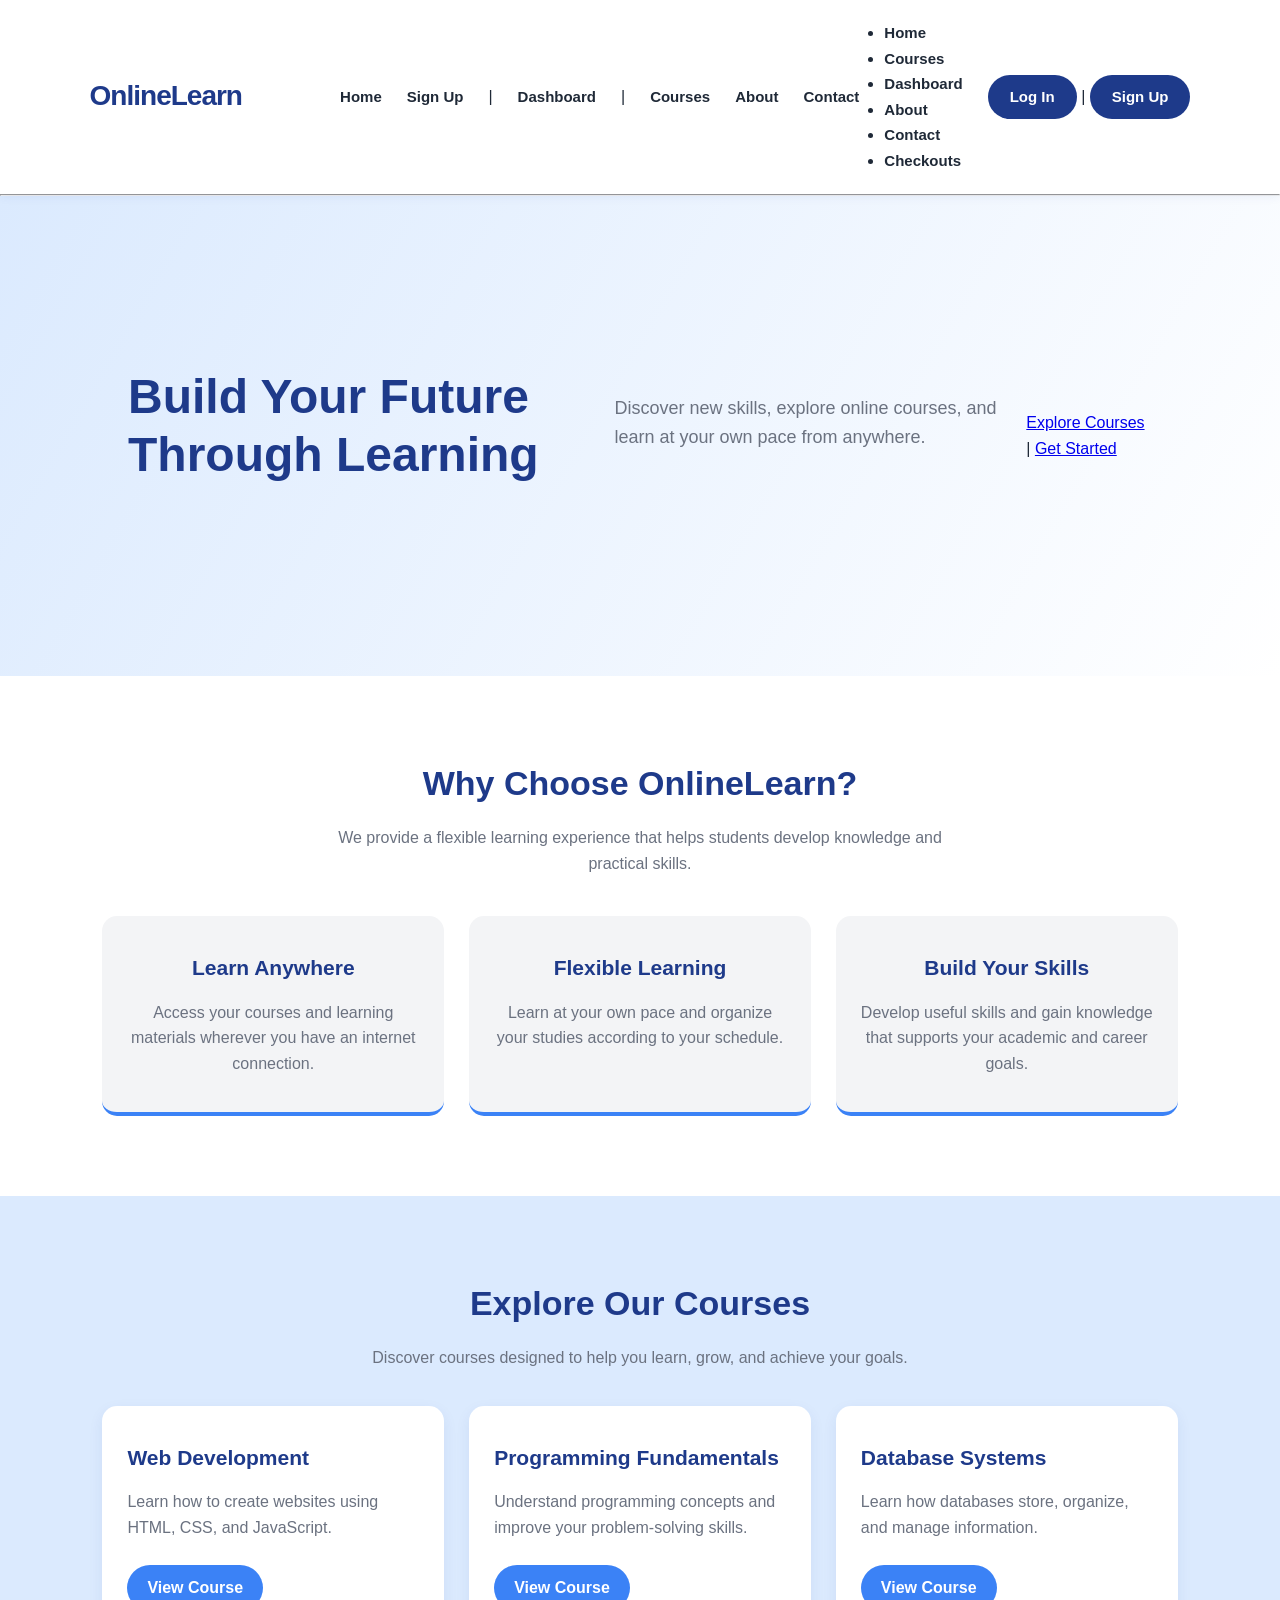
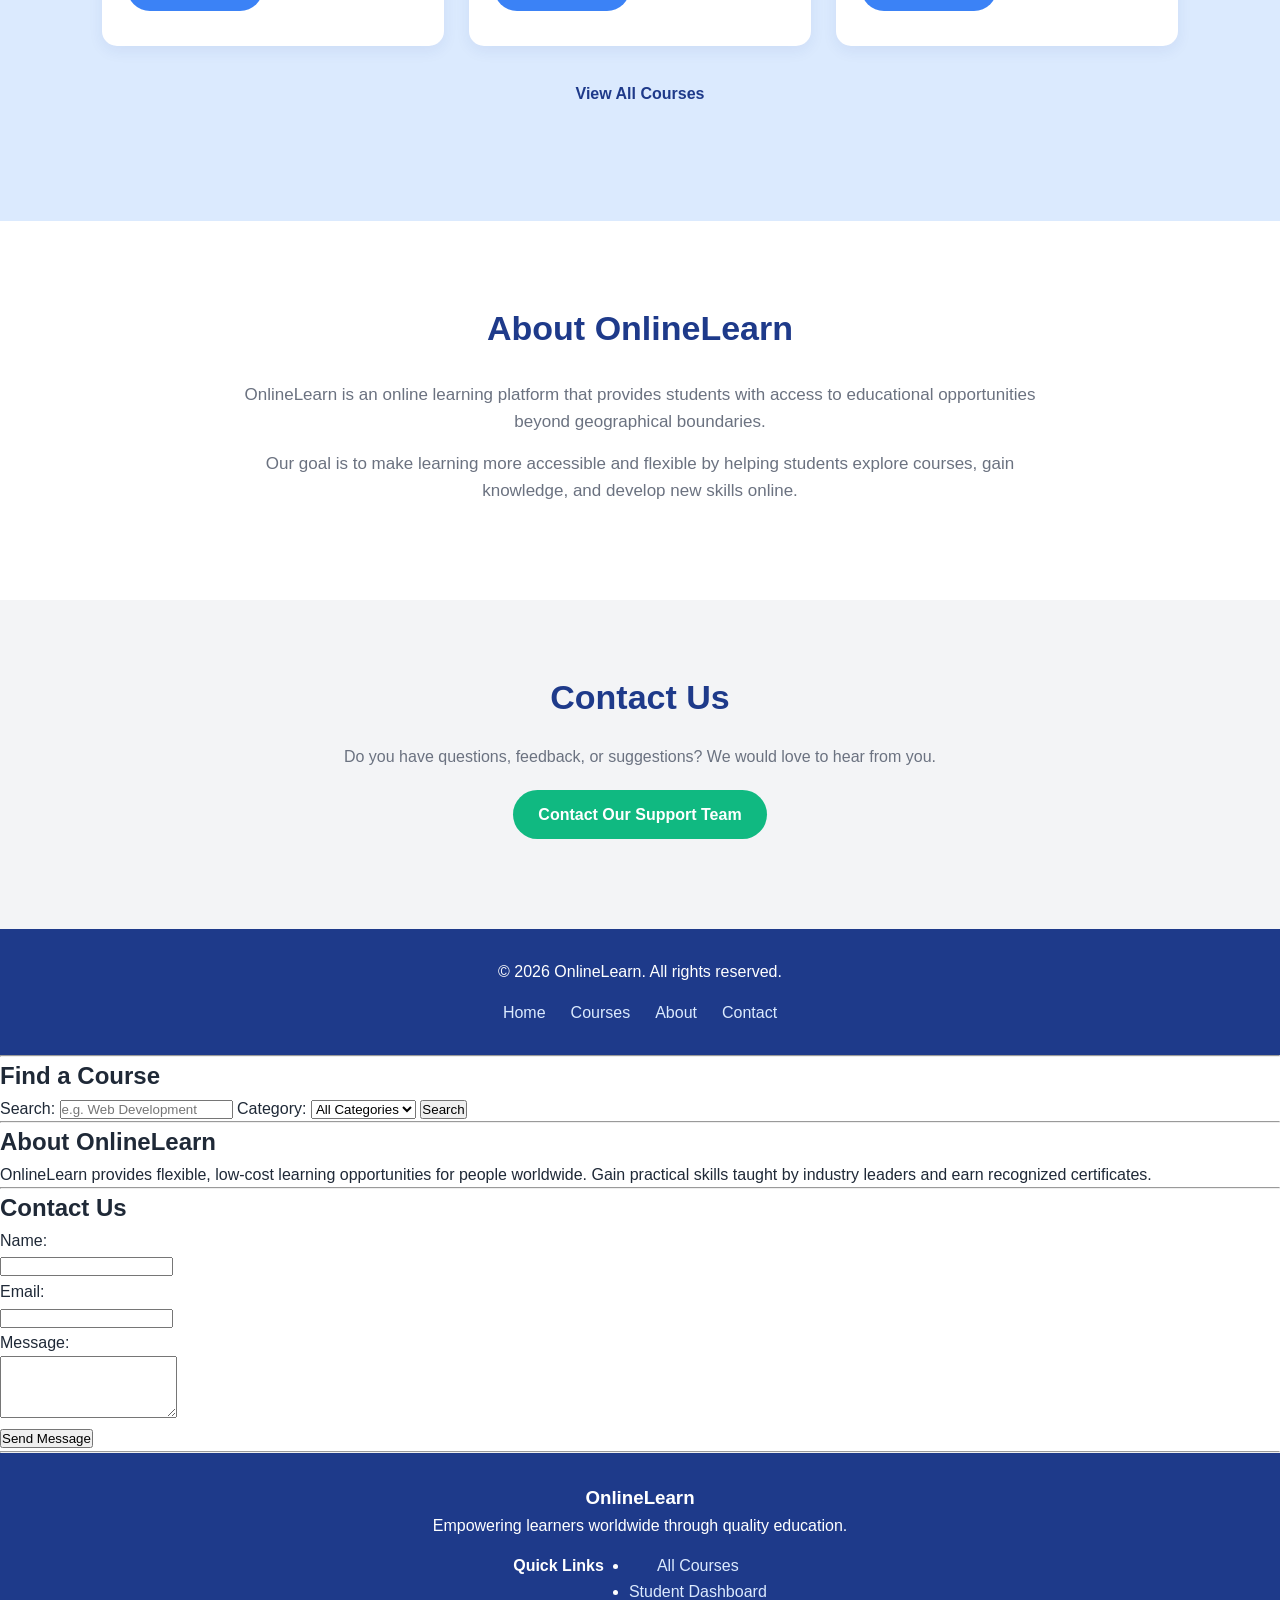
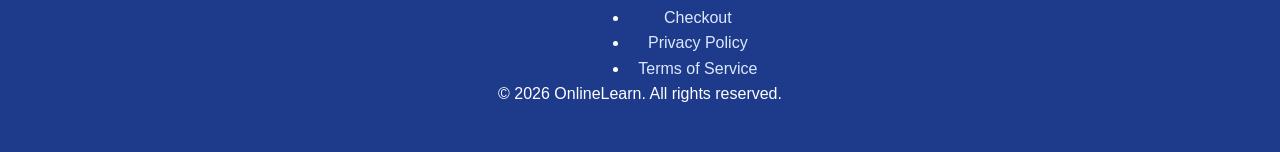
<file: index.html>
<!DOCTYPE html>
<html lang="en">
  <head>
    <meta charset="UTF-8" />
    <meta name="viewport" content="width=device-width, initial-scale=1.0" />
    <link rel="stylesheet" href="css/style.css" />
    <title>Online Course System</title>
    <meta name="description" content="Discover online courses and learn new skills at your own pace." />
    <title>OnlineLearn - Online Course System</title>
  </head>
  <body>

    <header>
      <div class="logo">
        <a href="index.html"><strong>OnlineLearn</strong></a>
      </div>
      <nav aria-label="Main navigation">
        <a href="index.html">Home</a>
        <a href="signup.html">Sign Up</a> |
        <a href="dashboard.html">Dashboard</a> |
        <a href="courses.html">Courses</a>
        <a href="#about">About</a>
        <a href="#contact">Contact</a>
      <nav aria-label="Main Navigation">
        <ul>
          <li><a href="index.html">Home</a></li>
          <li><a href="courses.html">Courses</a></li>
          <li><a href="dashboard.html">Dashboard</a></li>
          <li><a href="#about">About</a></li>
          <li><a href="#contact">Contact</a></li>
          <li><a href="checkout.html">Checkouts</a></li>
        </ul>
      </nav>
      <div class="header-actions">
        <a href="login.html">Log In</a> | 
        <a href="signup.html">Sign Up</a>
      </div>
    </header>

    <hr />

    <main>

      <section class="hero">
        <h1>Build Your Future Through Learning</h1>
        <p>
          Discover new skills, explore online courses, and learn at your own pace from anywhere.
        </p>
        <div>
          <a href="courses.html">Explore Courses</a> | 
          <a href="signup.html">Get Started</a>
        </div>
      </section>
      <section class="benefits">
        <h2>Why Choose OnlineLearn?</h2>

        <p>
          We provide a flexible learning experience that helps students develop
          knowledge and practical skills.
        </p>

        <div class="benefits-list">
          <article>
            <h3>Learn Anywhere</h3>

            <p>
              Access your courses and learning materials wherever you have an
              internet connection.
            </p>
          </article>

          <article>
            <h3>Flexible Learning</h3>

            <p>
              Learn at your own pace and organize your studies according to your
              schedule.
            </p>
          </article>

          <article>
            <h3>Build Your Skills</h3>

            <p>
              Develop useful skills and gain knowledge that supports your
              academic and career goals.
            </p>
          </article>
        </div>
      </section>

      <section class="featured-courses" id="courses">
        <h2>Explore Our Courses</h2>

        <p>
          Discover courses designed to help you learn, grow, and achieve your
          goals.
        </p>

        <div class="course-list">
          <article class="course-card">
            <h3>Web Development</h3>

            <p>Learn how to create websites using HTML, CSS, and JavaScript.</p>

            <a href="course-detail.html">View Course</a>
          </article>

          <article class="course-card">
            <h3>Programming Fundamentals</h3>

            <p>
              Understand programming concepts and improve your problem-solving
              skills.
            </p>

            <a href="course-detail.html">View Course</a>
          </article>

          <article class="course-card">
            <h3>Database Systems</h3>

            <p>Learn how databases store, organize, and manage information.</p>
            <a href="course-detail.html">View Course</a>
          </article>
        </div>

        <p>
          <a href="courses.html">View All Courses</a>
        </p>
      </section>

      <section class="about" id="about">
        <h2>About OnlineLearn</h2>

        <p>
          OnlineLearn is an online learning platform that provides students with
          access to educational opportunities beyond geographical boundaries.
        </p>

        <p>
          Our goal is to make learning more accessible and flexible by helping
          students explore courses, gain knowledge, and develop new skills
          online.
        </p>
      </section>

      <section class="contact" id="contact">
        <h2>Contact Us</h2>

        <p>
          Do you have questions, feedback, or suggestions? We would love to hear
          from you.
        </p>

        <p>
          <a href="mailto:support@onlinelearn.example">
            Contact Our Support Team
          </a>
        </p>
      </section>
    </main>
    <footer>
      <p>&copy; 2026 OnlineLearn. All rights reserved.</p>

      <nav aria-label="Footer navigation">
        <a href="index.html">Home</a>
        <a href="courses.html">Courses</a>
        <a href="#about">About</a>
        <a href="#contact">Contact</a>
      </nav>
    </footer>

      <hr />

      <section class="search-section">
        <h2>Find a Course</h2>
        <form action="courses.html" method="GET">
          <label for="search-input">Search:</label>
          <input type="text" id="search-input" name="q" placeholder="e.g. Web Development" />
          
          <label for="category-select">Category:</label>
          <select id="category-select" name="category">
            <option value="all">All Categories</option>
            <option value="development">Development</option>
            <option value="design">Design</option>
            <option value="business">Business</option>
            <option value="data">Data Science</option>
          </select>
          
          <button type="submit">Search</button>
        </form>
      </section>

      <hr />

      <section id="about">
        <h2>About OnlineLearn</h2>
        <p>
          OnlineLearn provides flexible, low-cost learning opportunities for people worldwide. 
          Gain practical skills taught by industry leaders and earn recognized certificates.
        </p>
      </section>

      <hr />

      <section id="contact">
        <h2>Contact Us</h2>
        <form action="#" method="POST">
          <p>
            <label for="name">Name:</label><br />
            <input type="text" id="name" name="name" required />
          </p>
          <p>
            <label for="email">Email:</label><br />
            <input type="email" id="email" name="email" required />
          </p>
          <p>
            <label for="message">Message:</label><br />
            <textarea id="message" name="message" rows="4" required></textarea>
          </p>
          <button type="submit">Send Message</button>
        </form>
      </section>

    </main>

    <hr />

    <footer>
      <section>
        <h3>OnlineLearn</h3>
        <p>Empowering learners worldwide through quality education.</p>
      </section>
      
      <nav aria-label="Footer Navigation">
        <h4>Quick Links</h4>
        <ul>
          <li><a href="courses.html">All Courses</a></li>
          <li><a href="dashboard.html">Student Dashboard</a></li>
          <li><a href="checkout.html">Checkout</a></li>
          <li><a href="#privacy">Privacy Policy</a></li>
          <li><a href="#terms">Terms of Service</a></li>
        </ul>
      </nav>

      <p>&copy; 2026 OnlineLearn. All rights reserved.</p>
    </footer>

  </body>
</html>
</file>
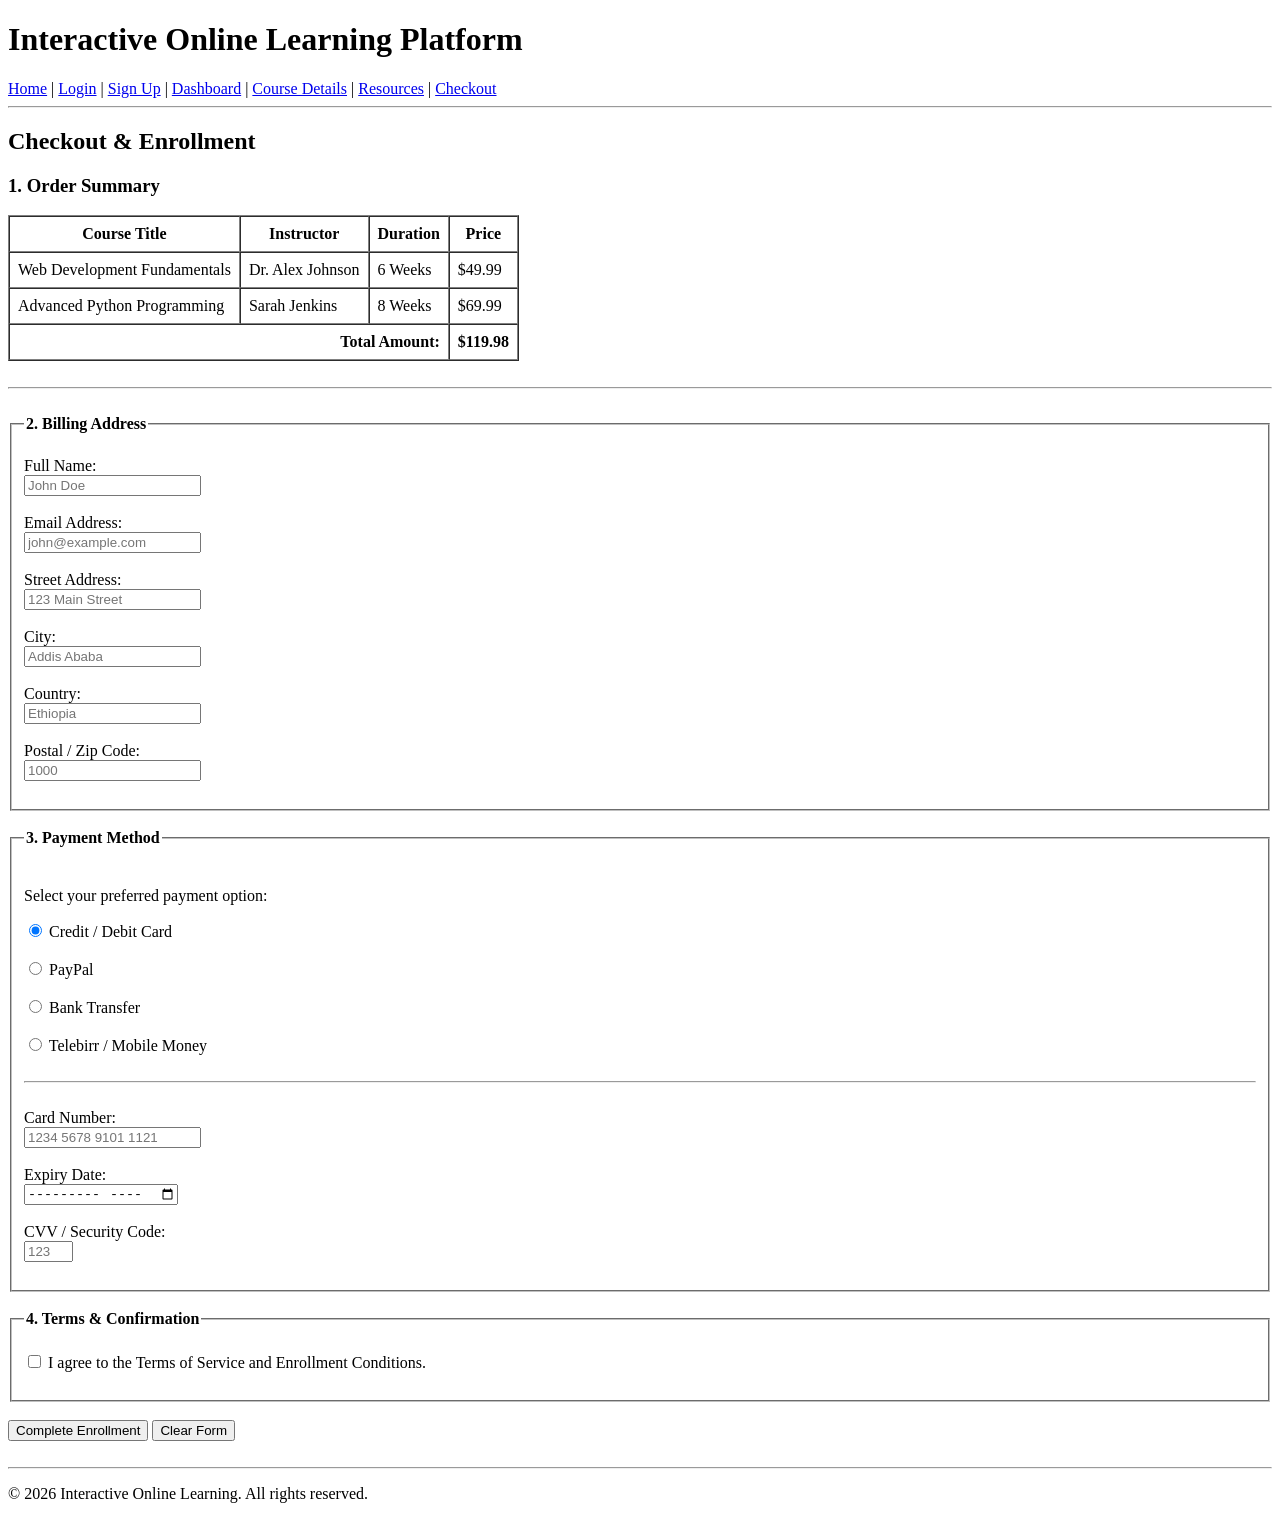
<file: checkout.html>
<!DOCTYPE html>
<html lang="en">
<head>
    <meta charset="UTF-8">
    <meta name="viewport" content="width=device-width, initial-scale=1.0">
    <title>Checkout & Enrollment - Interactive Online Learning</title>
</head>
<body>

    <header>
        <h1>Interactive Online Learning Platform</h1>
        <!-- Local Site Navigation -->
        <nav>
            <a href="index.html">Home</a> |
            <a href="login.html">Login</a> |
            <a href="signup.html">Sign Up</a> |
            <a href="dashboard.html">Dashboard</a> |
            <a href="course-detail.html">Course Details</a> |
            <a href="resources.html">Resources</a> |
            <a href="checkout.html">Checkout</a>
        </nav>
        <hr>
        <h2>Checkout & Enrollment</h2>
    </header>

    <main>
        <!-- 1. Order Summary Table -->
        <section>
            <h3>1. Order Summary</h3>
            <table border="1" cellpadding="8" cellspacing="0">
                <thead>
                    <tr>
                        <th>Course Title</th>
                        <th>Instructor</th>
                        <th>Duration</th>
                        <th>Price</th>
                    </tr>
                </thead>
                <tbody>
                    <tr>
                        <td>Web Development Fundamentals</td>
                        <td>Dr. Alex Johnson</td>
                        <td>6 Weeks</td>
                        <td>$49.99</td>
                    </tr>
                    <tr>
                        <td>Advanced Python Programming</td>
                        <td>Sarah Jenkins</td>
                        <td>8 Weeks</td>
                        <td>$69.99</td>
                    </tr>
                </tbody>
                <tfoot>
                    <tr>
                        <td colspan="3" align="right"><strong>Total Amount:</strong></td>
                        <td><strong>$119.98</strong></td>
                    </tr>
                </tfoot>
            </table>
        </section>

        <br><hr><br>

        <!-- Enrollment & Checkout Form -->
        <form action="#" method="post">
            
            <!-- 2. Billing Address Form Fields -->
            <fieldset>
                <legend><strong>2. Billing Address</strong></legend>
                <br>
                <label for="fullname">Full Name:</label><br>
                <input type="text" id="fullname" name="fullname" placeholder="John Doe" required>
                <br><br>

                <label for="email">Email Address:</label><br>
                <input type="email" id="email" name="email" placeholder="john@example.com" required>
                <br><br>

                <label for="street">Street Address:</label><br>
                <input type="text" id="street" name="street" placeholder="123 Main Street" required>
                <br><br>

                <label for="city">City:</label><br>
                <input type="text" id="city" name="city" placeholder="Addis Ababa" required>
                <br><br>

                <label for="country">Country:</label><br>
                <input type="text" id="country" name="country" placeholder="Ethiopia" required>
                <br><br>

                <label for="zipcode">Postal / Zip Code:</label><br>
                <input type="text" id="zipcode" name="zipcode" placeholder="1000" required>
                <br><br>
            </fieldset>

            <br>

            <!-- 3. Payment Option Selections -->
            <fieldset>
                <legend><strong>3. Payment Method</strong></legend>
                <br>
                <p>Select your preferred payment option:</p>

                <input type="radio" id="credit_card" name="payment_method" value="credit_card" checked>
                <label for="credit_card">Credit / Debit Card</label><br><br>

                <input type="radio" id="paypal" name="payment_method" value="paypal">
                <label for="paypal">PayPal</label><br><br>

                <input type="radio" id="bank_transfer" name="payment_method" value="bank_transfer">
                <label for="bank_transfer">Bank Transfer</label><br><br>

                <input type="radio" id="telebirr" name="payment_method" value="telebirr">
                <label for="telebirr">Telebirr / Mobile Money</label><br><br>

                <hr><br>

                <!-- Card Info Input Fields -->
                <label for="card_number">Card Number:</label><br>
                <input type="text" id="card_number" name="card_number" placeholder="1234 5678 9101 1121"><br><br>

                <label for="exp_date">Expiry Date:</label><br>
                <input type="month" id="exp_date" name="exp_date"><br><br>

                <label for="cvv">CVV / Security Code:</label><br>
                <input type="password" id="cvv" name="cvv" maxlength="4" size="4" placeholder="123"><br><br>
            </fieldset>

            <br>

            <!-- 4. Terms and Confirmation -->
            <fieldset>
                <legend><strong>4. Terms & Confirmation</strong></legend>
                <br>
                <input type="checkbox" id="terms" name="terms" required>
                <label for="terms">I agree to the Terms of Service and Enrollment Conditions.</label>
                <br><br>
            </fieldset>

            <br>

            <!-- Submit & Reset Buttons -->
            <button type="submit">Complete Enrollment</button>
            <button type="reset">Clear Form</button>

        </form>
    </main>

    <footer>
        <br><hr>
        <p>&copy; 2026 Interactive Online Learning. All rights reserved.</p>
    </footer>

</body>
</html>
</file>
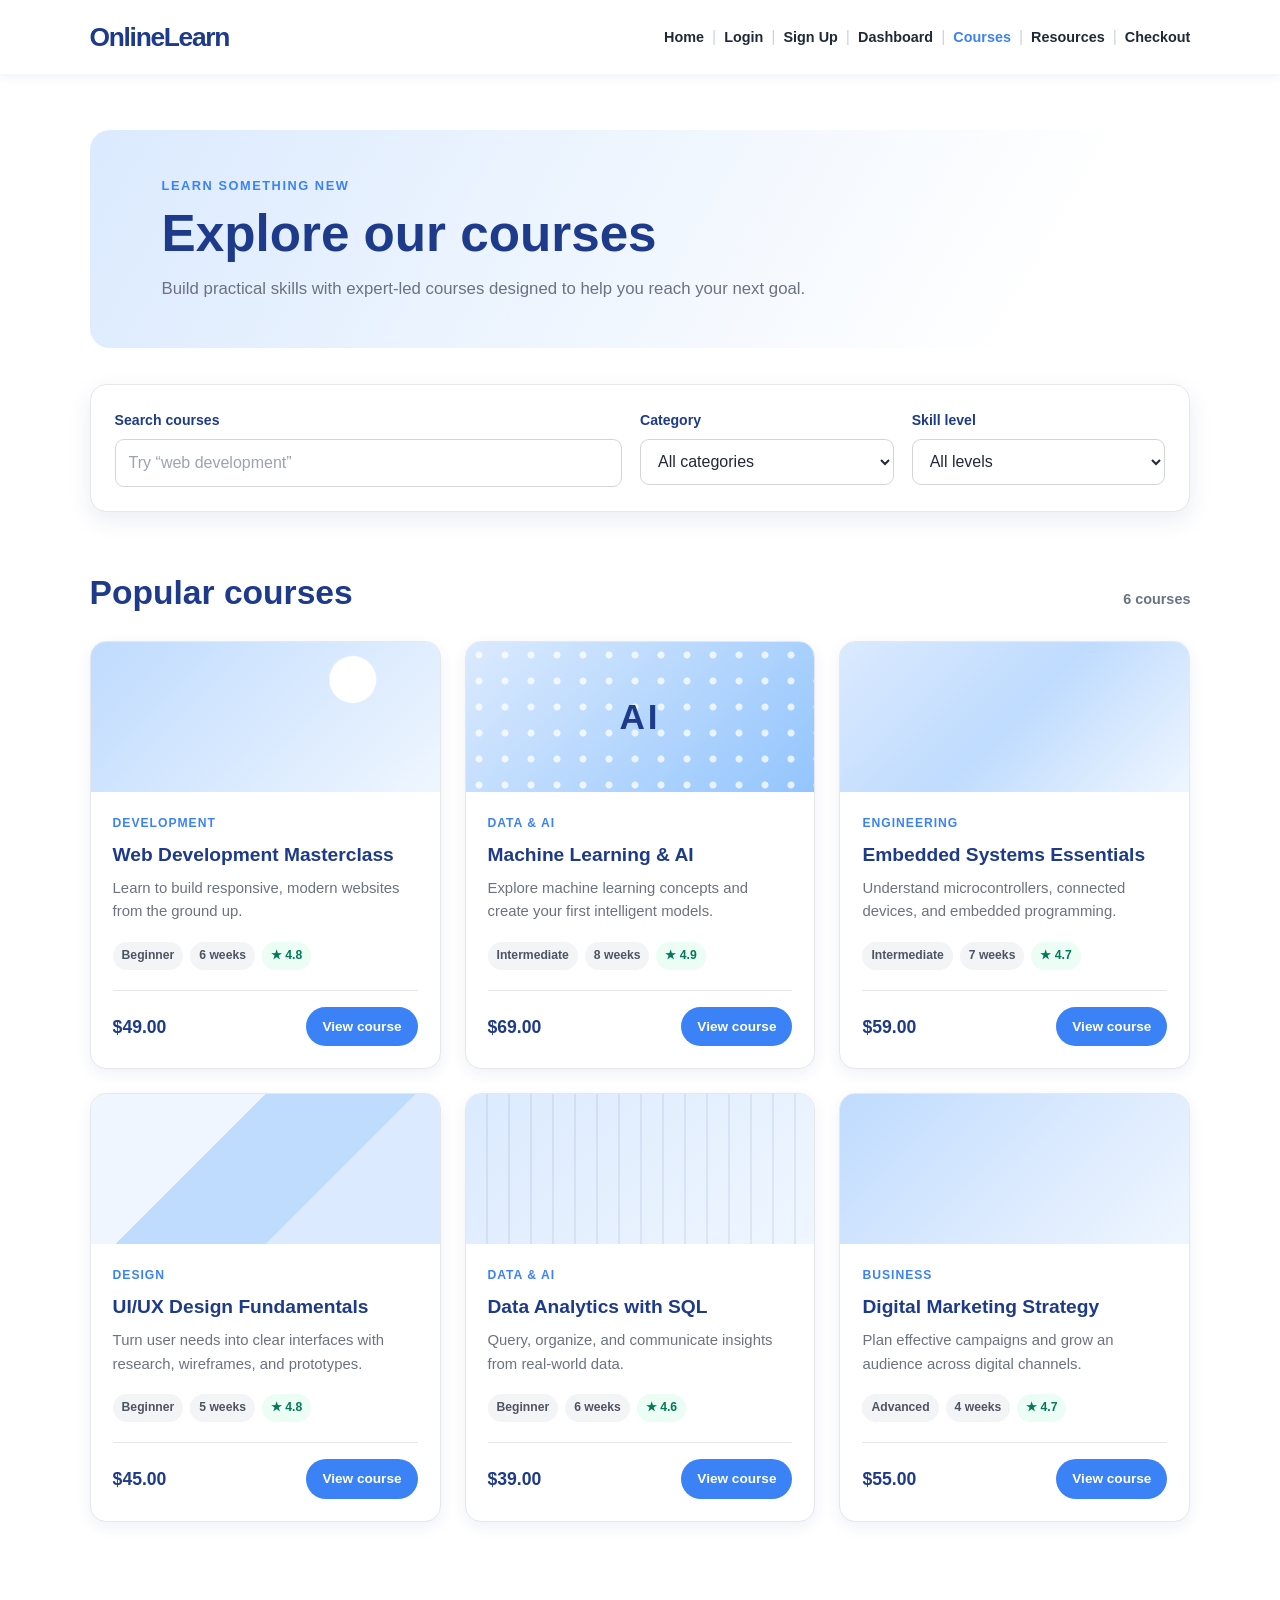
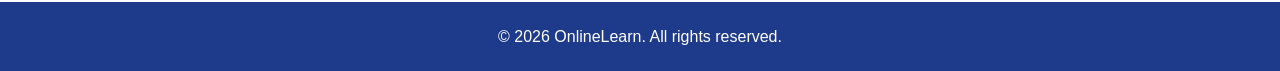
<file: courses.html>
<!doctype html>
<html lang="en">
  <head>
    <meta charset="UTF-8" />
    <meta name="viewport" content="width=device-width, initial-scale=1.0" />
    <meta name="description" content="Explore online courses and find your next skill to learn." />
    <link rel="stylesheet" href="css/courses.css" />
    <title>Course Catalog</title>
  </head>
  <body>
    <header class="site-header">
      <a class="logo" href="index.html">OnlineLearn</a>
      <nav aria-label="Main navigation">
         <a href="index.html">Home</a> | 
            <a href="login.html">Login</a> | 
            <a href="signup.html">Sign Up</a> | 
            <a href="dashboard.html">Dashboard</a> | 
            <a href="courses.html" aria-current="page">Courses</a> |
            <a href="resources.html">Resources</a> |
            <a href="checkout.html">Checkout</a>
      </nav>
    </header>

    <main class="page">
      <section class="intro" aria-labelledby="page-title">
        <p class="eyebrow">Learn something new</p>
        <h1 id="page-title">Explore our courses</h1>
        <p>Build practical skills with expert-led courses designed to help you reach your next goal.</p>
      </section>

      <form role="search" aria-label="Search and filter courses">
        <div class="field">
          <label for="course-search">Search courses</label>
          <input type="search" id="course-search" placeholder="Try “web development”" autocomplete="off" />
        </div>
        <div class="field">
          <label for="category-filter">Category</label>
          <select id="category-filter">
            <option value="all">All categories</option>
            <option value="Development">Development</option>
            <option value="Data & AI">Data &amp; AI</option>
            <option value="Design">Design</option>
            <option value="Business">Business</option>
            <option value="Engineering">Engineering</option>
          </select>
        </div>
        <div class="field">
          <label for="level-filter">Skill level</label>
          <select id="level-filter">
            <option value="all">All levels</option>
            <option value="Beginner">Beginner</option>
            <option value="Intermediate">Intermediate</option>
            <option value="Advanced">Advanced</option>
          </select>
        </div>
      </form>

      <section aria-labelledby="catalog-title">
        <div class="catalog-heading">
          <h2 id="catalog-title">Popular courses</h2>
          <span id="result-count" aria-live="polite">6 courses</span>
        </div>
        <div class="course-grid" id="course-grid">
          <article class="course-card" data-category="Development" data-level="Beginner" data-search="web development masterclass html css javascript frontend websites">
            <div class="course-art art-web" aria-hidden="true"></div>
            <div class="card-content">
              <p class="category">Development</p>
              <h3>Web Development Masterclass</h3>
              <p class="description">Learn to build responsive, modern websites from the ground up.</p>
              <div class="meta"><span>Beginner</span><span>6 weeks</span><span>★ 4.8</span></div>
              <div class="card-footer"><span class="price">$49.00</span><a href="course-detail.html">View course</a></div>
            </div>
          </article>

          <article class="course-card" data-category="Data & AI" data-level="Intermediate" data-search="machine learning artificial intelligence python data models">
            <div class="course-art art-ml" aria-hidden="true">AI</div>
            <div class="card-content">
              <p class="category">Data &amp; AI</p>
              <h3>Machine Learning &amp; AI</h3>
              <p class="description">Explore machine learning concepts and create your first intelligent models.</p>
              <div class="meta"><span>Intermediate</span><span>8 weeks</span><span>★ 4.9</span></div>
              <div class="card-footer"><span class="price">$69.00</span><a href="course-detail.html">View course</a></div>
            </div>
          </article>

          <article class="course-card" data-category="Engineering" data-level="Intermediate" data-search="embedded systems electronics microcontrollers engineering hardware">
            <div class="course-art art-systems" aria-hidden="true"></div>
            <div class="card-content">
              <p class="category">Engineering</p>
              <h3>Embedded Systems Essentials</h3>
              <p class="description">Understand microcontrollers, connected devices, and embedded programming.</p>
              <div class="meta"><span>Intermediate</span><span>7 weeks</span><span>★ 4.7</span></div>
              <div class="card-footer"><span class="price">$59.00</span><a href="course-detail.html">View course</a></div>
            </div>
          </article>

          <article class="course-card" data-category="Design" data-level="Beginner" data-search="ui ux design user interface experience prototyping figma">
            <div class="course-art art-design" aria-hidden="true"></div>
            <div class="card-content">
              <p class="category">Design</p>
              <h3>UI/UX Design Fundamentals</h3>
              <p class="description">Turn user needs into clear interfaces with research, wireframes, and prototypes.</p>
              <div class="meta"><span>Beginner</span><span>5 weeks</span><span>★ 4.8</span></div>
              <div class="card-footer"><span class="price">$45.00</span><a href="course-detail.html">View course</a></div>
            </div>
          </article>

          <article class="course-card" data-category="Data & AI" data-level="Beginner" data-search="data analytics visualization spreadsheets sql business insights">
            <div class="course-art art-data" aria-hidden="true"></div>
            <div class="card-content">
              <p class="category">Data &amp; AI</p>
              <h3>Data Analytics with SQL</h3>
              <p class="description">Query, organize, and communicate insights from real-world data.</p>
              <div class="meta"><span>Beginner</span><span>6 weeks</span><span>★ 4.6</span></div>
              <div class="card-footer"><span class="price">$39.00</span><a href="course-detail.html">View course</a></div>
            </div>
          </article>

          <article class="course-card" data-category="Business" data-level="Advanced" data-search="digital marketing business strategy seo content campaigns growth">
            <div class="course-art art-business" aria-hidden="true"></div>
            <div class="card-content">
              <p class="category">Business</p>
              <h3>Digital Marketing Strategy</h3>
              <p class="description">Plan effective campaigns and grow an audience across digital channels.</p>
              <div class="meta"><span>Advanced</span><span>4 weeks</span><span>★ 4.7</span></div>
              <div class="card-footer"><span class="price">$55.00</span><a href="course-detail.html">View course</a></div>
            </div>
          </article>
        </div>
      </section>
    </main>

    <footer>
      <p>&copy; 2026 OnlineLearn. All rights reserved.</p>
    </footer>

  </body>
</html>
</file>
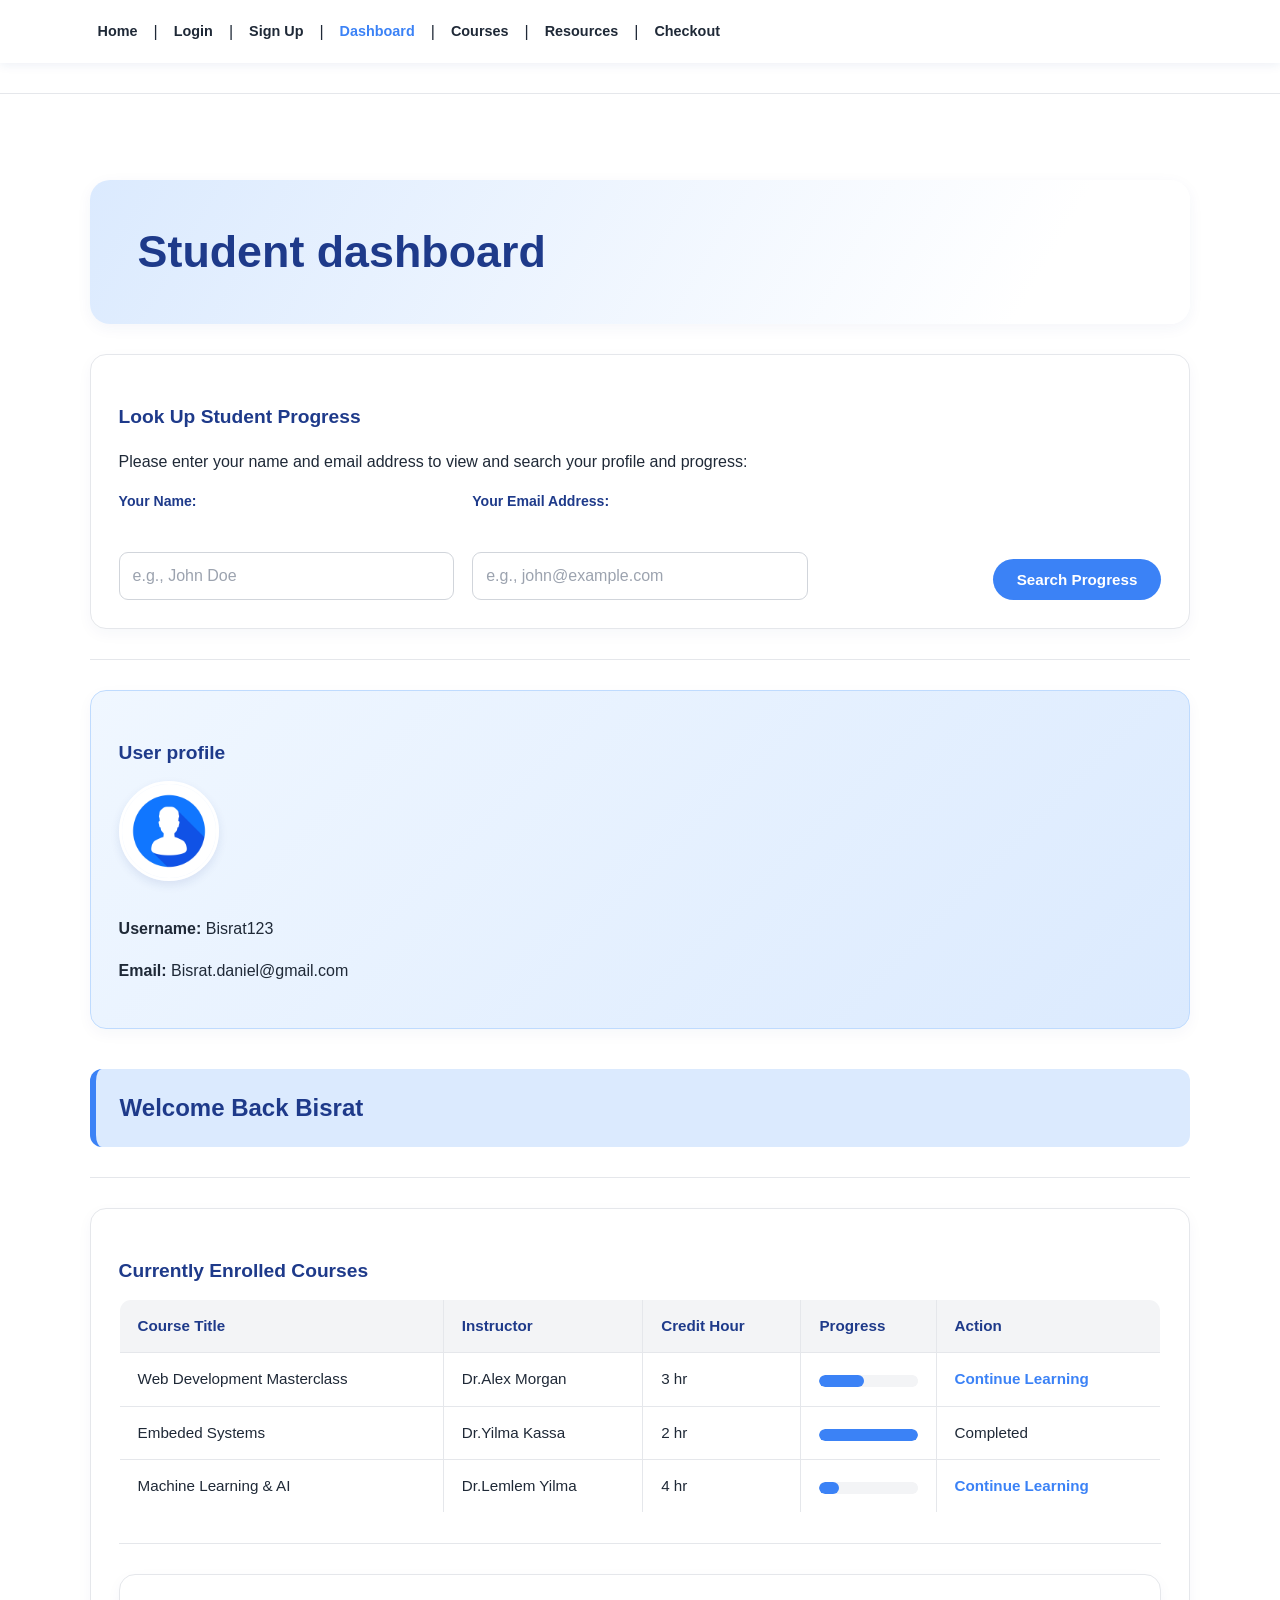
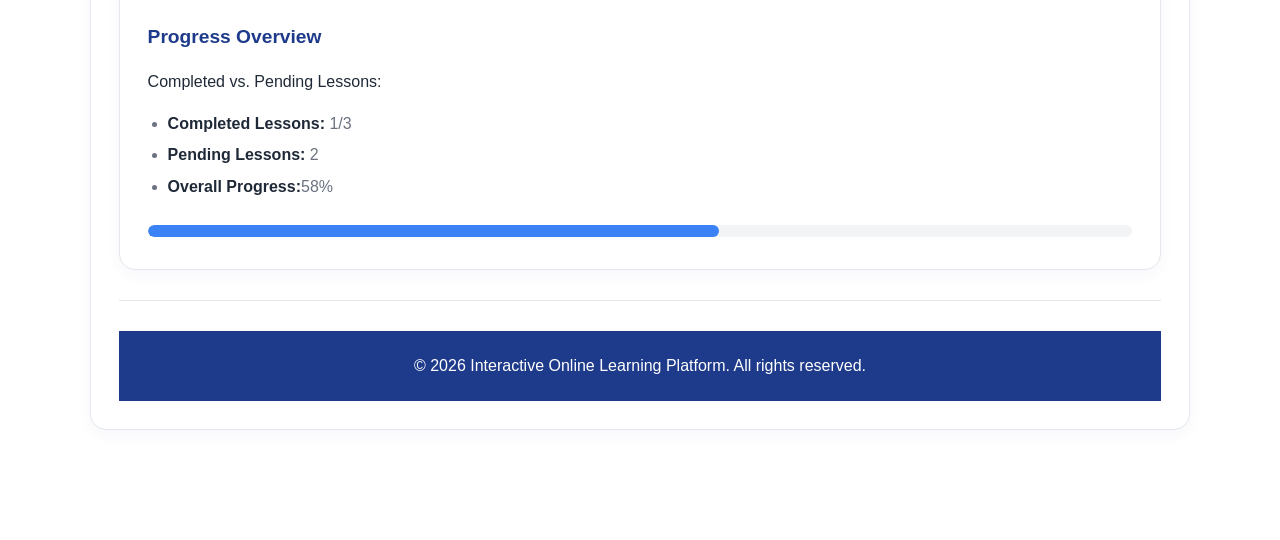
<file: dashboard.html>
<!DOCTYPE html>
<html lang="en">
<head>
    <meta charset="UTF-8">
    <meta name="viewport" content="width=device-width, initial-scale=1.0">
    <meta name="description" content="View your student profile, enrolled courses, and learning progress." />
    <link rel="stylesheet" href="css/dashboard.css" />
    <title>Student Dashboard - Interactive Online Learning Platform</title>
</head>
<body>
    <nav>
        <p>
            <a href="index.html">Home</a> | 
            <a href="login.html">Login</a> | 
            <a href="signup.html">Sign Up</a> | 
            <a href="dashboard.html"aria-current="page">Dashboard</a> | 
            <a href="courses.html" >Courses</a> |
            <a href="resources.html">Resources</a> |
            <a href="checkout.html">Checkout</a>
        </p>
        </nav>
     <hr>
     <main>
        <h2>Student dashboard</h2>
         <section>
            <h3>Look Up Student Progress</h3>
            <p>Please enter your name and email address to view and search your profile and progress:</p>
            <form action="dashboard.html" method="GET">
                <p>
                    <label for="search-name">Your Name:</label><br>
                    <input type="text" id="search-name" name="student_name" placeholder="e.g., John Doe" required>
                </p>
                <p>
                    <label for="search-email">Your Email Address:</label><br>
                    <input type="email" id="search-email" name="student_email" placeholder="e.g., john@example.com" required>
                </p>
                <p>
                    <button type="submit">Search Progress</button>
                </p>
            </form>
         </section>

         <hr>
         <section>
        <h3>User profile</h3>
        <img src="profile.jpg" alt="User Avatar Placeholder" width="100" height="100">
        <p><strong>Username:</strong> Bisrat123</p>
       <p><strong>Email:</strong> Bisrat.daniel@gmail.com</p>
         </section>
       <h2>Welcome Back Bisrat</h2>
       <hr>
         <section>
       <h3>Currently Enrolled Courses</h3>
       <table border="1"> 
<tr> 
<th>Course Title</th> 
<th>Instructor</th> 
<th>Credit Hour</th> 
<th>Progress</th>
<th>Action</th>
</tr> 
<tr> 
<td>Web Development Masterclass</td> 
<td>Dr.Alex Morgan</td>
<td>3 hr</td> 
<td>
<progress value="45" max="100">75%</progress></td>
<td><a href="course-detail.html">Continue Learning</a></td>
</tr> 
<tr> 
<td>Embeded Systems</td> 
<td>Dr.Yilma Kassa</td> 
<td>2 hr</td>
<td><progress value="100" max="100">75%</progress></td>
<td>Completed</td>
</tr> 

<tr> 
<td>Machine Learning & AI</td> 
<td>Dr.Lemlem Yilma</td> 
<td>4 hr</td>
<td><progress value="20" max="100">75%</progress></td>
<td><a href="course-detail.html">Continue Learning</a></td>
</tr>
</table>
   <hr>
        <section>
            <h3>Progress Overview</h3>
            <p>Completed vs. Pending Lessons:</p>
            <ul>
                <li><strong>Completed Lessons:</strong> 1/3</li>
                <li><strong>Pending Lessons:</strong> 2</li>
                <li><strong>Overall Progress:</strong>58%</li>
            </ul>
            <progress value="58" max="100">58%</progress>
        </section>

        <hr>
   <footer>
        <p>&copy; 2026 Interactive Online Learning Platform. All rights reserved.</p>
    </footer>
</body>
</html>
</file>
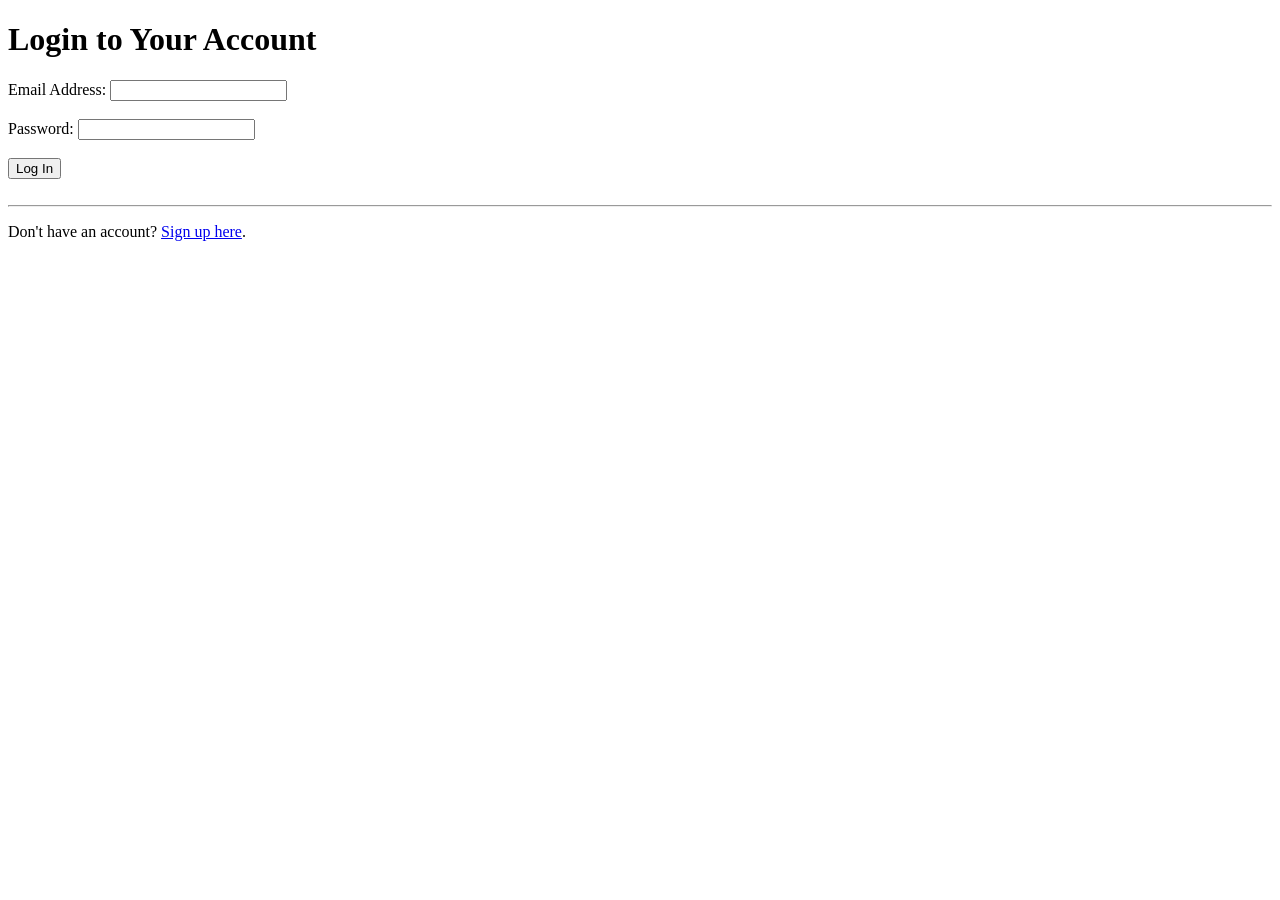
<file: login.html>
<!doctype html>
<html lang="en">
    <head>
        <meta charset="UTF-8" />
        <title>Login - Online Course System</title>
    </head>
    <body>
        <h1>Login to Your Account</h1>

        <form action="/login" method="POST">
            <div>
                <label for="login-email">Email Address:</label>

                <input type="email" id="login-email" name="email" required />
            </div>

            <br />

            <div>
                <label for="login-password">Password:</label>

                <input
                    type="password"
                    id="login-password"
                    name="password"
                    required
                />
            </div>

            <br />

            <a href="index.html"><button type="submit">Log In</button></a>
        </form>

        <br />
        <hr />

        <p>Don't have an account? <a href="signup.html">Sign up here</a>.</p>
    </body>
</html>
</file>
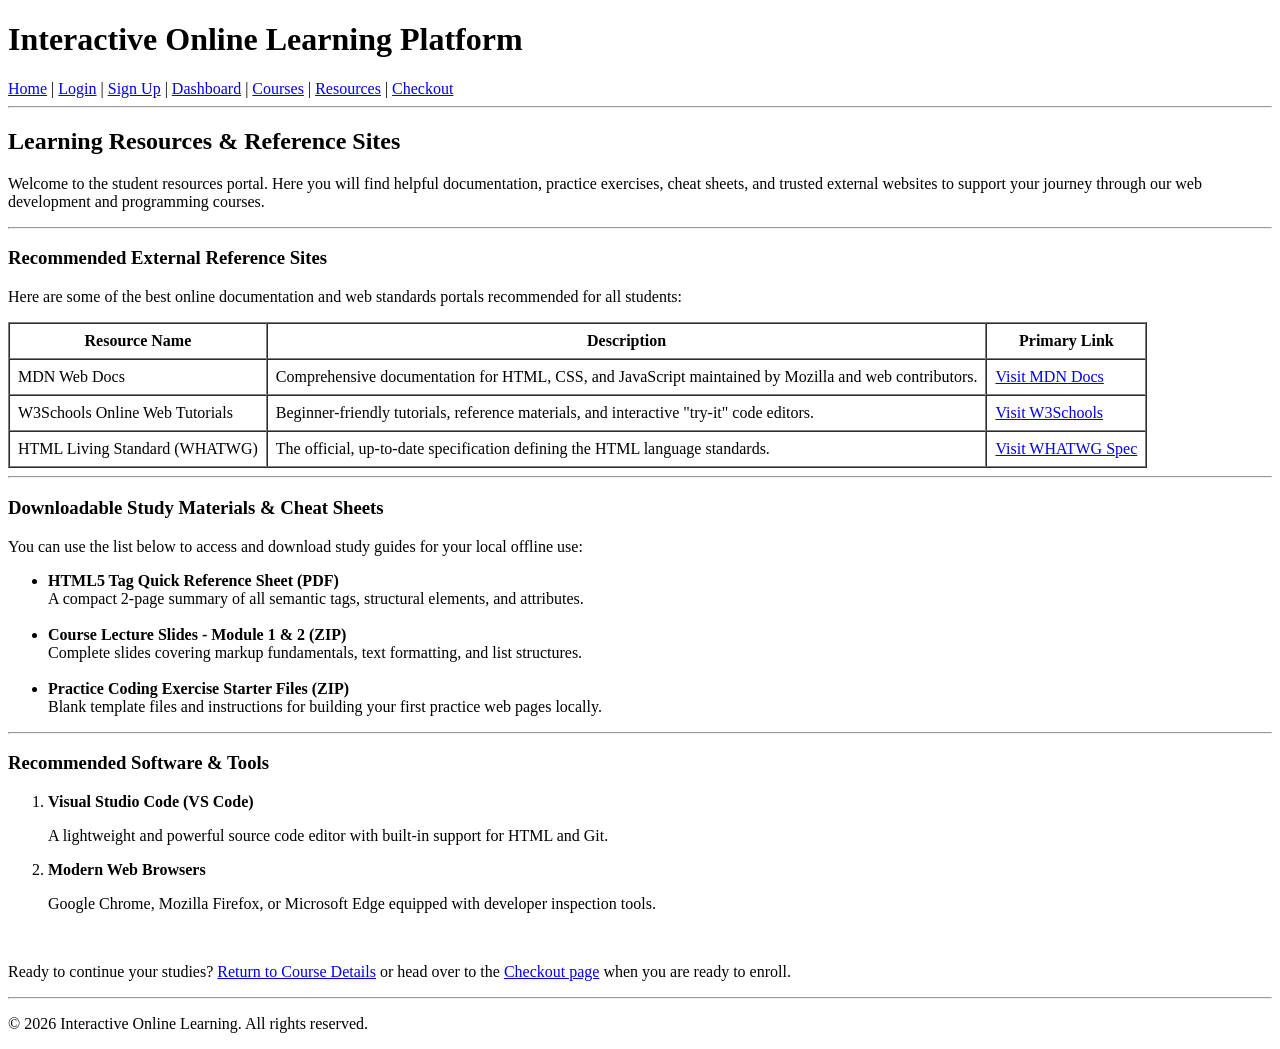
<file: resources.html>
<!DOCTYPE html>
<html lang="en">
<head>
    <meta charset="UTF-8">
    <title>Resources & External Sites - Interactive Online Learning</title>
</head>
<body>

    <header>
        <h1>Interactive Online Learning Platform</h1>
        <nav>
            <a href="index.html">Home</a> | 
            <a href="login.html">Login</a> | 
            <a href="signup.html">Sign Up</a> | 
            <a href="dashboard.html">Dashboard</a> | 
            <a href="courses.html" aria-current="page">Courses</a> |
            <a href="resources.html">Resources</a> |
            <a href="checkout.html">Checkout</a>
        </nav>
        <hr>
    </header>

    <main>
        <!-- Page Title & Introduction -->
        <section>
            <h2>Learning Resources & Reference Sites</h2>
            <p>
                Welcome to the student resources portal. Here you will find helpful documentation, practice exercises, cheat sheets, and trusted external websites to support your journey through our web development and programming courses.
            </p>
        </section>

        <hr>

        <!-- Recommended Learning Websites (Table format) -->
        <section>
            <h3>Recommended External Reference Sites</h3>
            <p>Here are some of the best online documentation and web standards portals recommended for all students:</p>
            
            <table border="1" cellpadding="8" cellspacing="0">
                <thead>
                    <tr>
                        <th>Resource Name</th>
                        <th>Description</th>
                        <th>Primary Link</th>
                    </tr>
                </thead>
                <tbody>
                    <tr>
                        <td>MDN Web Docs</td>
                        <td>Comprehensive documentation for HTML, CSS, and JavaScript maintained by Mozilla and web contributors.</td>
                        <td><a href="https://developer.mozilla.org" target="_blank">Visit MDN Docs</a></td>
                    </tr>
                    <tr>
                        <td>W3Schools Online Web Tutorials</td>
                        <td>Beginner-friendly tutorials, reference materials, and interactive "try-it" code editors.</td>
                        <td><a href="https://www.w3schools.com" target="_blank">Visit W3Schools</a></td>
                    </tr>
                    <tr>
                        <td>HTML Living Standard (WHATWG)</td>
                        <td>The official, up-to-date specification defining the HTML language standards.</td>
                        <td><a href="https://html.spec.whatwg.org" target="_blank">Visit WHATWG Spec</a></td>
                    </tr>
                </tbody>
            </table>
        </section>

        <hr>

        <!-- Downloadable Materials & Cheat Sheets -->
        <section>
            <h3>Downloadable Study Materials & Cheat Sheets</h3>
            <p>You can use the list below to access and download study guides for your local offline use:</p>
            
            <ul>
                <li>
                    <strong>HTML5 Tag Quick Reference Sheet (PDF)</strong>
                    <br>A compact 2-page summary of all semantic tags, structural elements, and attributes.
                </li>
                <br>
                <li>
                    <strong>Course Lecture Slides - Module 1 & 2 (ZIP)</strong>
                    <br>Complete slides covering markup fundamentals, text formatting, and list structures.
                </li>
                <br>
                <li>
                    <strong>Practice Coding Exercise Starter Files (ZIP)</strong>
                    <br>Blank template files and instructions for building your first practice web pages locally.
                </li>
            </ul>
        </section>

        <hr>

        <!-- Useful Study Tools & Editors -->
        <section>
            <h3>Recommended Software & Tools</h3>
            <ol>
                <li>
                    <strong>Visual Studio Code (VS Code)</strong>
                    <p>A lightweight and powerful source code editor with built-in support for HTML and Git.</p>
                </li>
                <li>
                    <strong>Modern Web Browsers</strong>
                    <p>Google Chrome, Mozilla Firefox, or Microsoft Edge equipped with developer inspection tools.</p>
                </li>
            </ol>
        </section>

        <br>

        <section>
            <p>
                Ready to continue your studies? <a href="course-details.html">Return to Course Details</a> or head over to the <a href="checkout.html">Checkout page</a> when you are ready to enroll.
            </p>
        </section>

    </main>

    <footer>
        <hr>
        <p>&copy; 2026 Interactive Online Learning. All rights reserved.</p>
    </footer>

</body>
</html>
</file>
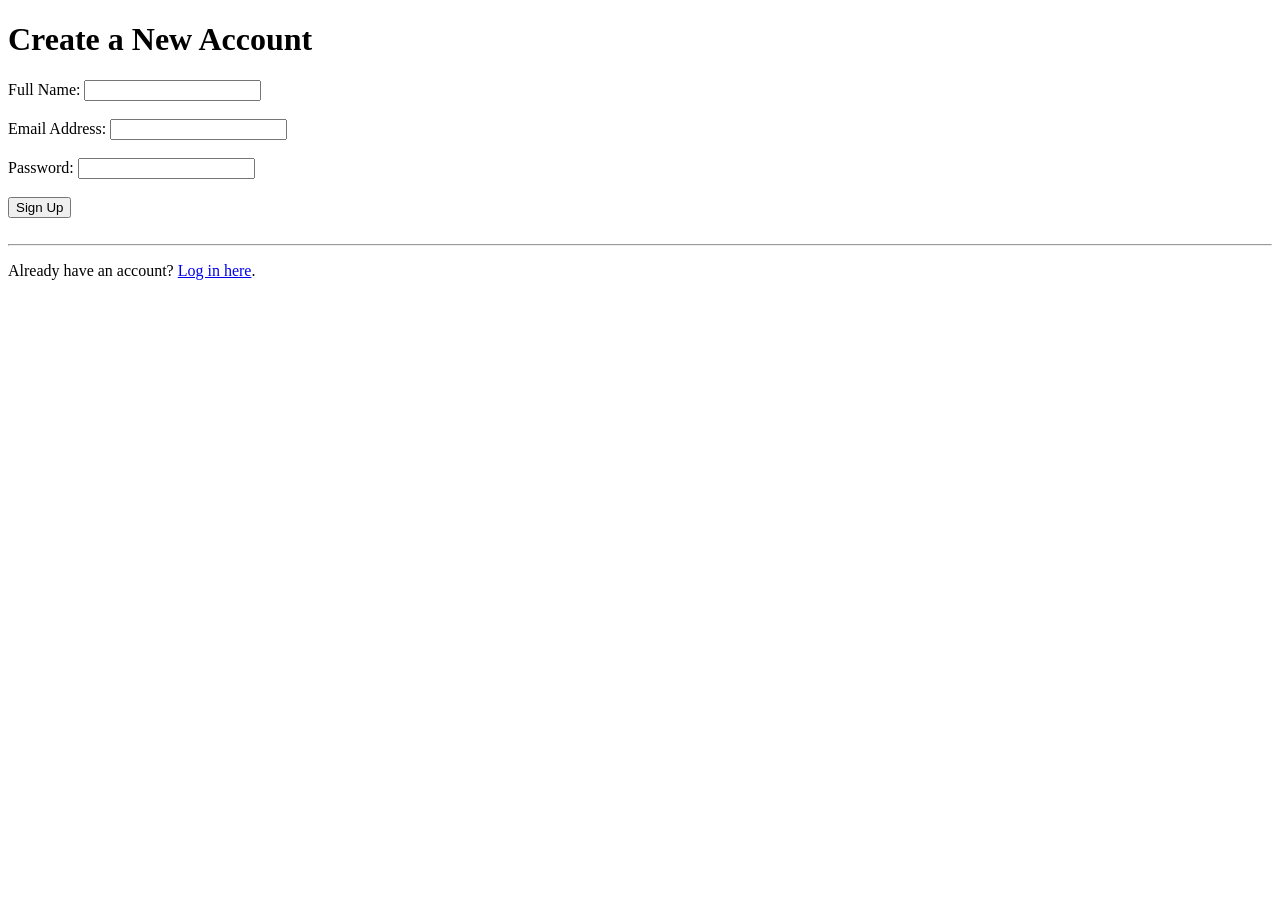
<file: signup.html>
<!doctype html>
<html lang="en">
    <head>
        <meta charset="UTF-8" />
        <title>Sign Up - Online Course System</title>
    </head>
    <body>
        <h1>Create a New Account</h1>

        <form action="/signup" method="POST">
            <div>
                <label for="signup-name">Full Name:</label>

                <input type="text" id="signup-name" name="fullname" required />
            </div>

            <br />

            <div>
                <label for="signup-email">Email Address:</label>

                <input type="email" id="signup-email" name="email" required />
            </div>

            <br />

            <div>
                <label for="signup-password">Password:</label>

                <input
                    type="password"
                    id="signup-password"
                    name="password"
                    required
                />
            </div>

            <br />

            <a href="index.html"><button type="submit">Sign Up</button></a>
        </form>

        <br />
        <hr />

        <p>Already have an account? <a href="login.html">Log in here</a>.</p>
    </body>
</html>
</file>
<file: css/style.css>
/* =========================================
   1. GENERAL SETTINGS
========================================= */

* {
    margin: 0;
    padding: 0;
    box-sizing: border-box;
}

html {
    scroll-behavior: smooth;
}

body {
    font-family: "Open Sans", Arial, sans-serif;
    background-color: #FFFFFF;
    color: #1F2937;
    line-height: 1.6;
}


/* =========================================
   2. HEADER
========================================= */

header {
    background-color: #FFFFFF;
    display: flex;
    justify-content: space-between;
    align-items: center;
    padding: 20px 7%;
    box-shadow: 0 2px 10px rgba(30, 58, 138, 0.08);
    position: sticky;
    top: 0;
    z-index: 1000;
}


/* Website Logo */

.logo a {
    color: #1E3A8A;
    font-size: 28px;
    font-weight: bold;
    text-decoration: none;
    letter-spacing: -1px;
}


/* Main Navigation */

header nav {
    display: flex;
    align-items: center;
    gap: 25px;
}

header nav a {
    color: #1F2937;
    text-decoration: none;
    font-size: 15px;
    font-weight: 600;
    transition: color 0.3s ease;
}

header nav a:hover,
header nav a[aria-current="page"] {
    color: #3B82F6;
}


/* Header Login Button */

.header-actions a {
    display: inline-block;
    background-color: #1E3A8A;
    color: #FFFFFF;
    padding: 10px 22px;
    border-radius: 25px;
    text-decoration: none;
    font-weight: bold;
    transition: background-color 0.3s ease;
}

.header-actions a:hover {
    background-color: #3B82F6;
}


/* =========================================
   3. HERO SECTION
========================================= */

.hero {
    min-height: 480px;
    padding: 100px 10%;
    display: flex;
    align-items: center;
    background: linear-gradient(
        120deg,
        #DBEAFE,
        #FFFFFF
    );
}

.hero h1 {
    color: #1E3A8A;
    font-size: 48px;
    line-height: 1.2;
    max-width: 650px;
    margin-bottom: 20px;
}

.hero p {
    color: #6B7280;
    font-size: 18px;
    max-width: 650px;
    margin-bottom: 25px;
}

.hero-actions {
    display: flex;
    align-items: center;
    gap: 15px;
}


/* Hero Buttons */

.hero-actions a {
    display: inline-block;
    padding: 13px 25px;
    border-radius: 30px;
    text-decoration: none;
    font-weight: bold;
    transition: all 0.3s ease;
}


/* Explore Courses Button */

.hero-actions a:first-child {
    background-color: #3B82F6;
    color: #FFFFFF;
}

.hero-actions a:first-child:hover {
    background-color: #1E3A8A;
    transform: translateY(-3px);
}


/* Get Started Button */

.hero-actions a:last-child {
    background-color: #FFFFFF;
    color: #1E3A8A;
    border: 2px solid #1E3A8A;
}

.hero-actions a:last-child:hover {
    background-color: #1E3A8A;
    color: #FFFFFF;
    transform: translateY(-3px);
}


/* =========================================
   4. LEARNING BENEFITS SECTION
========================================= */

.benefits {
    padding: 80px 8%;
    text-align: center;
    background-color: #FFFFFF;
}

.benefits h2 {
    color: #1E3A8A;
    font-size: 34px;
    margin-bottom: 15px;
}

.benefits > p {
    color: #6B7280;
    max-width: 650px;
    margin: 0 auto 40px;
}


/* Benefits Cards Container */

.benefits-list {
    display: grid;
    grid-template-columns: repeat(3, 1fr);
    gap: 25px;
    margin-top: 35px;
}


/* Individual Benefit Cards */

.benefits-list article {
    background-color: #F3F4F6;
    padding: 35px 25px;
    border-radius: 15px;
    border-bottom: 4px solid #3B82F6;
    transition: transform 0.3s ease, box-shadow 0.3s ease;
}

.benefits-list article:hover {
    transform: translateY(-8px);
    box-shadow: 0 10px 25px rgba(30, 58, 138, 0.12);
}

.benefits-list h3 {
    color: #1E3A8A;
    font-size: 21px;
    margin-bottom: 15px;
}

.benefits-list article p {
    color: #6B7280;
}


/* =========================================
   5. FEATURED COURSES SECTION
========================================= */

.featured-courses {
    padding: 80px 8%;
    text-align: center;
    background-color: #DBEAFE;
}

.featured-courses h2 {
    color: #1E3A8A;
    font-size: 34px;
    margin-bottom: 15px;
}

.featured-courses > p {
    color: #6B7280;
    max-width: 650px;
    margin: 0 auto 35px;
}


/* Course Cards Container */

.course-list {
    display: grid;
    grid-template-columns: repeat(3, 1fr);
    gap: 25px;
    margin-top: 35px;
}


/* Individual Course Cards */

.course-card {
    background-color: #FFFFFF;
    padding: 35px 25px;
    border-radius: 15px;
    text-align: left;
    box-shadow: 0 5px 15px rgba(30, 58, 138, 0.07);
    transition: transform 0.3s ease, box-shadow 0.3s ease;
}

.course-card:hover {
    transform: translateY(-8px);
    box-shadow: 0 12px 25px rgba(30, 58, 138, 0.15);
}

.course-card h3 {
    color: #1E3A8A;
    font-size: 21px;
    margin-bottom: 15px;
}

.course-card p {
    color: #6B7280;
    margin-bottom: 25px;
}


/* Course Links */

.course-card a {
    display: inline-block;
    color: #FFFFFF;
    background-color: #3B82F6;
    padding: 10px 20px;
    border-radius: 25px;
    text-decoration: none;
    font-weight: bold;
    transition: background-color 0.3s ease;
}

.course-card a:hover {
    background-color: #1E3A8A;
}


/* View All Courses Link */

.featured-courses > p:last-child {
    margin-top: 35px;
}

.featured-courses > p:last-child a {
    color: #1E3A8A;
    font-weight: bold;
    text-decoration: none;
}

.featured-courses > p:last-child a:hover {
    color: #3B82F6;
}


/* =========================================
   6. ABOUT SECTION
========================================= */

.about {
    padding: 80px 12%;
    text-align: center;
    background-color: #FFFFFF;
}

.about h2 {
    color: #1E3A8A;
    font-size: 34px;
    margin-bottom: 25px;
}

.about p {
    color: #6B7280;
    max-width: 800px;
    margin: 0 auto 15px;
    font-size: 17px;
}


/* =========================================
   7. CONTACT SECTION
========================================= */

.contact {
    padding: 70px 10%;
    text-align: center;
    background-color: #F3F4F6;
}

.contact h2 {
    color: #1E3A8A;
    font-size: 34px;
    margin-bottom: 20px;
}

.contact p {
    color: #6B7280;
    margin-bottom: 20px;
}

.contact a {
    display: inline-block;
    background-color: #10B981;
    color: #FFFFFF;
    padding: 12px 25px;
    border-radius: 25px;
    text-decoration: none;
    font-weight: bold;
    transition: background-color 0.3s ease;
}

.contact a:hover {
    background-color: #059669;
}


/* =========================================
   8. FOOTER
========================================= */

footer {
    background-color: #1E3A8A;
    color: #FFFFFF;
    padding: 30px 7%;
    text-align: center;
}

footer p {
    margin-bottom: 15px;
}

footer nav {
    display: flex;
    justify-content: center;
    flex-wrap: wrap;
    gap: 25px;
}

footer nav a {
    color: #DBEAFE;
    text-decoration: none;
    transition: color 0.3s ease;
}

footer nav a:hover {
    color: #10B981;
}


/* =========================================
   9. RESPONSIVE DESIGN
========================================= */

/* Tablets */

@media screen and (max-width: 900px) {

    header {
        flex-wrap: wrap;
        gap: 20px;
    }

    header nav {
        flex-wrap: wrap;
        gap: 15px;
    }

    .hero h1 {
        font-size: 38px;
    }

    .benefits-list,
    .course-list {
        grid-template-columns: repeat(2, 1fr);
    }

}


/* Mobile Phones */

@media screen and (max-width: 600px) {

    header {
        flex-direction: column;
        padding: 20px;
    }

    header nav {
        justify-content: center;
        gap: 12px;
    }

    header nav a {
        font-size: 13px;
    }

    .hero {
        padding: 70px 7%;
        min-height: 400px;
    }

    .hero h1 {
        font-size: 34px;
    }

    .hero p {
        font-size: 16px;
    }

    .hero-actions {
        flex-direction: column;
        align-items: flex-start;
    }

    .benefits,
    .featured-courses,
    .about,
    .contact {
        padding: 60px 7%;
    }

    .benefits h2,
    .featured-courses h2,
    .about h2,
    .contact h2 {
        font-size: 28px;
    }

    .benefits-list,
    .course-list {
        grid-template-columns: 1fr;
    }

}
</file>
<file: css/courses.css>
/* Courses page theme, based on the OnlineLearn homepage palette. */
:root {
  color-scheme: light;
  --navy: #1e3a8a;
  --blue: #3b82f6;
  --pale-blue: #dbeafe;
  --ink: #1f2937;
  --muted: #6b7280;
  --surface: #f3f4f6;
  --white: #fff;
  --green: #10b981;
  --shadow: 0 8px 24px rgba(30, 58, 138, 0.09);
}

* {
  box-sizing: border-box;
}

html {
  scroll-behavior: smooth;
}

body {
  margin: 0;
  background: var(--white);
  color: var(--ink);
  font-family: "Open Sans", Arial, sans-serif;
  line-height: 1.6;
}

.site-header {
  position: sticky;
  z-index: 10;
  top: 0;
  display: flex;
  align-items: center;
  justify-content: space-between;
  gap: 24px;
  padding: 16px 7%;
  background: var(--white);
  box-shadow: 0 2px 10px rgba(30, 58, 138, 0.08);
}

.site-header .logo {
  color: var(--navy);
  font-size: 1.65rem;
  font-weight: 700;
  letter-spacing: -0.05em;
  text-decoration: none;
  white-space: nowrap;
}

.site-header nav {
  display: flex;
  flex-wrap: wrap;
  align-items: center;
  justify-content: flex-end;
  gap: 8px;
  color: #cbd5e1;
}

.site-header nav a {
  color: var(--ink);
  font-size: 0.9rem;
  font-weight: 600;
  text-decoration: none;
  transition: color 160ms ease;
}

.site-header nav a:hover,
.site-header nav a[aria-current="page"] {
  color: var(--blue);
}

.page {
  width: min(1120px, 86%);
  margin: 0 auto;
  padding: 56px 0 80px;
}

.intro {
  margin: 0 auto 36px;
  padding: 46px clamp(24px, 6vw, 72px);
  border-radius: 20px;
  background: linear-gradient(120deg, var(--pale-blue), var(--white) 85%);
}

.intro .eyebrow {
  margin: 0 0 8px;
  color: var(--blue);
  font-size: 0.8rem;
  font-weight: 700;
  letter-spacing: 0.12em;
  text-transform: uppercase;
}

.intro h1 {
  max-width: 700px;
  margin: 0 0 12px;
  color: var(--navy);
  font-size: clamp(2.1rem, 5vw, 3.2rem);
  line-height: 1.15;
}

.intro > p:last-child {
  max-width: 650px;
  margin: 0;
  color: var(--muted);
  font-size: 1.05rem;
}

form[role="search"] {
  display: grid;
  grid-template-columns: minmax(220px, 2fr) repeat(2, minmax(160px, 1fr));
  gap: 18px;
  margin-bottom: 54px;
  padding: 24px;
  border: 1px solid #e5e7eb;
  border-radius: 16px;
  background: var(--white);
  box-shadow: var(--shadow);
}

.field {
  display: flex;
  flex-direction: column;
  gap: 7px;
}

.field label {
  color: var(--navy);
  font-size: 0.88rem;
  font-weight: 700;
}

.field input,
.field select {
  width: 100%;
  min-height: 46px;
  padding: 10px 13px;
  border: 1px solid #d1d5db;
  border-radius: 9px;
  background: var(--white);
  color: var(--ink);
  font: inherit;
}

.field input::placeholder {
  color: #9ca3af;
}

.field input:focus,
.field select:focus {
  border-color: var(--blue);
  outline: 3px solid rgba(59, 130, 246, 0.18);
}

.catalog-heading {
  display: flex;
  align-items: baseline;
  justify-content: space-between;
  gap: 16px;
  margin-bottom: 22px;
}

.catalog-heading h2 {
  margin: 0;
  color: var(--navy);
  font-size: clamp(1.6rem, 3vw, 2.1rem);
}

#result-count {
  color: var(--muted);
  font-size: 0.9rem;
  font-weight: 600;
}

.course-grid {
  display: grid;
  grid-template-columns: repeat(3, minmax(0, 1fr));
  gap: 24px;
}

.course-card {
  overflow: hidden;
  border: 1px solid #e5e7eb;
  border-radius: 16px;
  background: var(--white);
  box-shadow: 0 5px 15px rgba(30, 58, 138, 0.07);
  transition: transform 180ms ease, box-shadow 180ms ease;
}

.course-card:hover {
  transform: translateY(-5px);
  box-shadow: 0 12px 25px rgba(30, 58, 138, 0.15);
}

.course-art {
  display: grid;
  min-height: 150px;
  place-items: center;
  color: var(--navy);
  font-size: 2.2rem;
  font-weight: 800;
  letter-spacing: 0.08em;
}

.art-web {
  background: radial-gradient(circle at 75% 25%, #fff 0 8%, transparent 8.5%), linear-gradient(135deg, #bfdbfe, #eff6ff);
}

.art-ml {
  background: radial-gradient(circle, rgba(255, 255, 255, 0.75) 0 3px, transparent 4px) 0 0 / 26px 26px, linear-gradient(135deg, #dbeafe, #93c5fd);
}

.art-systems {
  background: linear-gradient(135deg, #dbeafe, #bfdbfe 50%, #eff6ff);
}

.art-design {
  background: linear-gradient(135deg, #eff6ff 0 35%, #bfdbfe 35% 65%, #dbeafe 65%);
}

.art-data {
  background: repeating-linear-gradient(90deg, transparent 0 20px, rgba(30, 58, 138, 0.08) 20px 22px), linear-gradient(135deg, #dbeafe, #eff6ff);
}

.art-business {
  background: linear-gradient(135deg, #bfdbfe, #dbeafe 55%, #eff6ff);
}

.card-content {
  padding: 22px;
}

.category {
  margin: 0 0 8px;
  color: var(--blue);
  font-size: 0.76rem;
  font-weight: 700;
  letter-spacing: 0.08em;
  text-transform: uppercase;
}

.card-content h3 {
  margin: 0 0 9px;
  color: var(--navy);
  font-size: 1.2rem;
  line-height: 1.35;
}

.description {
  min-height: 3.2em;
  margin: 0 0 18px;
  color: var(--muted);
  font-size: 0.93rem;
}

.meta {
  display: flex;
  flex-wrap: wrap;
  gap: 7px;
  margin-bottom: 20px;
}

.meta span {
  padding: 4px 9px;
  border-radius: 999px;
  background: var(--surface);
  color: #4b5563;
  font-size: 0.76rem;
  font-weight: 600;
}

.meta span:last-child {
  background: #ecfdf5;
  color: #047857;
}

.card-footer {
  display: flex;
  align-items: center;
  justify-content: space-between;
  gap: 12px;
  padding-top: 16px;
  border-top: 1px solid #e5e7eb;
}

.price {
  color: var(--navy);
  font-size: 1.1rem;
  font-weight: 800;
}

.card-footer a {
  display: inline-block;
  padding: 9px 16px;
  border-radius: 999px;
  background: var(--blue);
  color: var(--white);
  font-size: 0.85rem;
  font-weight: 700;
  text-decoration: none;
  transition: background 160ms ease, transform 160ms ease;
}

.card-footer a:hover {
  transform: translateY(-2px);
  background: var(--navy);
}

body > footer {
  padding: 22px 7%;
  background: var(--navy);
  color: var(--white);
  text-align: center;
}

body > footer p {
  margin: 0;
}

a:focus-visible {
  outline: 3px solid var(--green);
  outline-offset: 3px;
}

@media (max-width: 900px) {
  .site-header {
    flex-wrap: wrap;
  }

  .site-header nav {
    justify-content: flex-start;
  }

  .course-grid {
    grid-template-columns: repeat(2, minmax(0, 1fr));
  }
}

@media (max-width: 640px) {
  .site-header {
    flex-direction: column;
    gap: 12px;
    padding: 16px 5%;
  }

  .site-header nav {
    justify-content: center;
    gap: 5px;
    font-size: 0.8rem;
  }

  .site-header nav a {
    font-size: 0.8rem;
  }

  .page {
    width: min(100% - 32px, 520px);
    padding: 28px 0 52px;
  }

  .intro {
    margin-bottom: 24px;
    padding: 32px 24px;
  }

  form[role="search"] {
    grid-template-columns: 1fr;
    gap: 14px;
    margin-bottom: 38px;
    padding: 18px;
  }

  .course-grid {
    grid-template-columns: 1fr;
    gap: 18px;
  }

  .course-art {
    min-height: 130px;
  }
}

@media (prefers-reduced-motion: reduce) {
  *,
  *::before,
  *::after {
    scroll-behavior: auto !important;
    transition-duration: 0.01ms !important;
  }
}
</file>
<file: css/dashboard.css>
:root {
  color-scheme: light;
  --navy: #1e3a8a;
  --blue: #3b82f6;
  --pale-blue: #dbeafe;
  --ink: #1f2937;
  --muted: #6b7280;
  --surface: #f3f4f6;
  --white: #fff;
  --green: #10b981;
  --shadow: 0 8px 24px rgba(30, 58, 138, 0.09);
}

*,
*::before,
*::after {
  box-sizing: border-box;
}

html {
  scroll-behavior: smooth;
}

body {
  margin: 0;
  background: var(--white);
  color: var(--ink);
  font-family: "Open Sans", Arial, sans-serif;
  line-height: 1.6;
}


nav, .site-header {
  position: sticky;
  z-index: 10;
  top: 0;
  display: flex;
  align-items: center;
  justify-content: space-between;
  gap: 24px;
  padding: 16px 7%;
  background: var(--white);
  box-shadow: 0 2px 10px rgba(30, 58, 138, 0.08);
}

nav p {
  margin: 0;
  display: flex;
  flex-wrap: wrap;
  align-items: center;
  gap: 8px;
}

nav a {
  color: var(--ink);
  font-size: 0.9rem;
  font-weight: 600;
  text-decoration: none;
  transition: color 160ms ease;
  padding: 4px 8px;
}

nav a:hover,
nav a[aria-current="page"] {
  color: var(--blue);
}


main {
  width: min(1120px, 86%);
  margin: 0 auto;
  padding: 56px 0 80px;
}


main > h2:first-of-type {
  background: linear-gradient(120deg, var(--pale-blue), var(--white) 85%);
  color: var(--navy);
  font-size: clamp(2rem, 4vw, 2.8rem);
  padding: 36px clamp(20px, 5vw, 48px);
  border-radius: 20px;
  margin-top: 0;
  margin-bottom: 30px;
  box-shadow: 0 4px 15px rgba(30, 58, 138, 0.05);
}


main > h2:nth-of-type(2) {
  background-color: var(--pale-blue);
  color: var(--navy);
  font-size: 1.5rem;
  padding: 20px 24px;
  border-radius: 12px;
  margin-top: 40px;
  margin-bottom: 24px;
  border-left: 6px solid var(--blue);
}


h3 {
  color: var(--navy);
  font-size: 1.2rem;
  margin-bottom: 12px;
}

section {
  background: var(--white);
  border: 1px solid #e5e7eb;
  border-radius: 16px;
  padding: 28px;
  margin-bottom: 30px;
  box-shadow: 0 5px 15px rgba(30, 58, 138, 0.04);
}

section:nth-of-type(2) {
  background: linear-gradient(135deg, #f0f7ff, var(--pale-blue));
  border-color: #bfdbfe;
}

hr {
  border: 0;
  border-top: 1px solid #e5e7eb;
  margin: 30px 0;
}


form {
  display: grid;
  grid-template-columns: repeat(auto-fit, minmax(220px, 1fr));
  gap: 18px;
  margin-top: 14px;
}

form p {
  margin: 0;
  display: flex;
  flex-direction: column;
  gap: 7px;
}

label {
  color: var(--navy);
  font-size: 0.88rem;
  font-weight: 700;
}

input[type="text"],
input[type="email"],
select {
  width: 100%;
  min-height: 46px;
  padding: 10px 13px;
  border: 1px solid #d1d5db;
  border-radius: 9px;
  background: var(--white);
  color: var(--ink);
  font: inherit;
}

input::placeholder {
  color: #9ca3af;
}

input:focus,
select:focus {
  border-color: var(--blue);
  outline: 3px solid rgba(59, 130, 246, 0.18);
}

button[type="submit"] {
  display: inline-block;
  padding: 12px 24px;
  border: none;
  border-radius: 999px;
  background: var(--blue);
  color: var(--white);
  font-size: 0.95rem;
  font-weight: 700;
  cursor: pointer;
  transition: background 160ms ease, transform 160ms ease;
  align-self: flex-end;
  margin-top: auto;
}

button[type="submit"]:hover {
  transform: translateY(-2px);
  background: var(--navy);
}

section img {
  border-radius: 50%;
  object-fit: cover;
  margin-bottom: 12px;
  border: 3px solid var(--white);
  box-shadow: 0 4px 10px rgba(30, 58, 138, 0.1);
}


table {
  width: 100%;
  border-collapse: collapse;
  margin-top: 10px;
  background: var(--white);
  border-radius: 12px;
  overflow: hidden;
  border: 1px solid #e5e7eb;
}

th, td {
  padding: 14px 18px;
  text-align: left;
  border-bottom: 1px solid #e5e7eb;
  font-size: 0.95rem;
}

th {
  background: var(--surface);
  color: var(--navy);
  font-weight: 700;
}

tr:last-child td {
  border-bottom: none;
}

table a {
  color: var(--blue);
  font-weight: 600;
  text-decoration: none;
}

table a:hover {
  text-decoration: underline;
}


progress {
  width: 100%;
  height: 12px;
  border-radius: 999px;
  overflow: hidden;
  border: none;
  background-color: var(--surface);
}

progress::-webkit-progress-bar {
  background-color: var(--surface);
  border-radius: 999px;
}

progress::-webkit-progress-value {
  background-color: var(--blue);
  border-radius: 999px;
}

ul {
  padding-left: 20px;
  color: var(--muted);
  margin-bottom: 16px;
}

ul li {
  margin-bottom: 6px;
}

ul li strong {
  color: var(--ink);
}


footer {
  padding: 22px 7%;
  background: var(--navy);
  color: var(--white);
  text-align: center;
}

footer p {
  margin: 0;
}


a:focus-visible, button:focus-visible {
  outline: 3px solid var(--green);
  outline-offset: 3px;
}


@media (max-width: 768px) {
  nav {
    flex-direction: column;
    align-items: flex-start;
    gap: 12px;
  }

  table {
    display: block;
    overflow-x: auto;
  }
}
</file>
